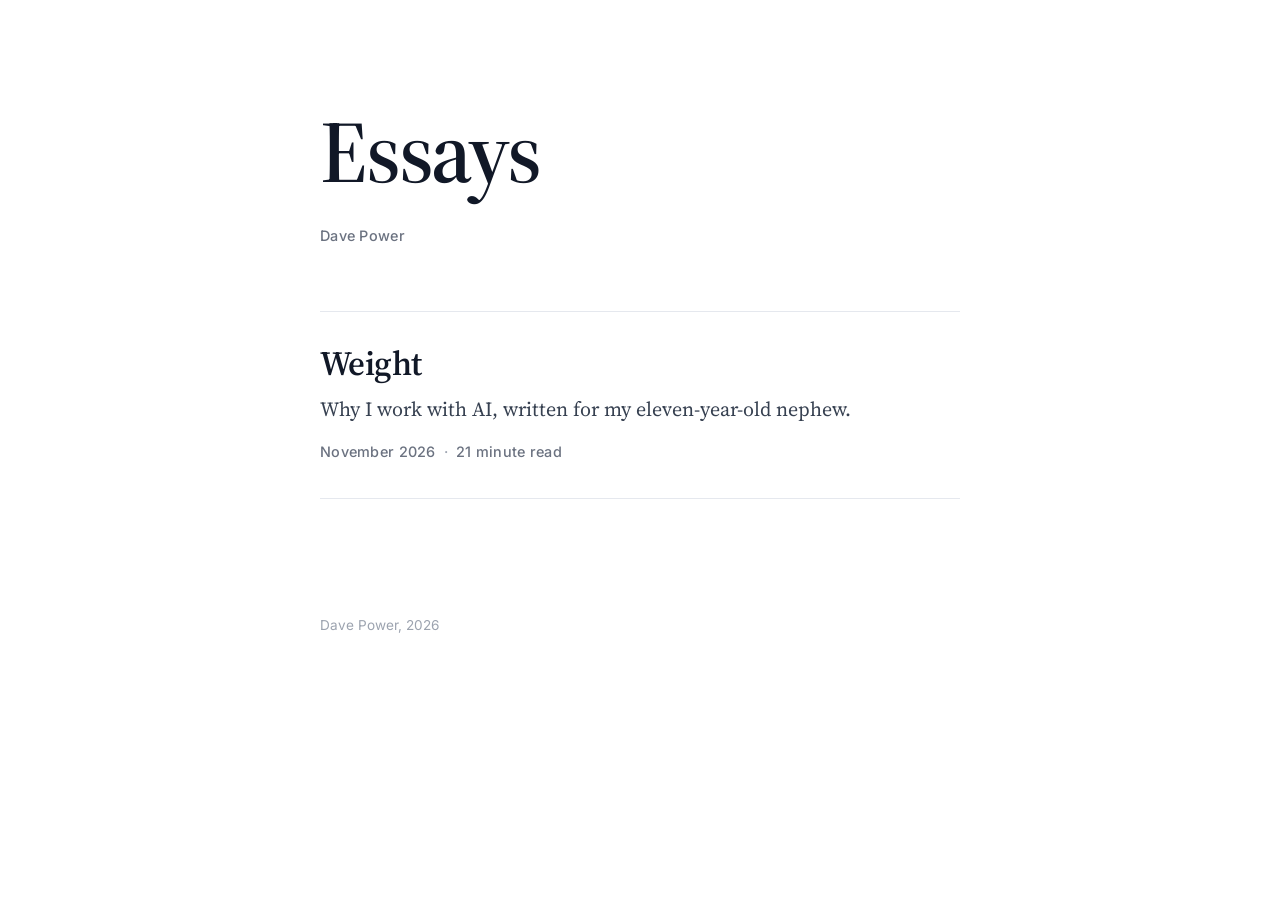
<file: index.html>
<!DOCTYPE html>
<html lang="en-IE">
<head>
<meta charset="utf-8">
<meta name="viewport" content="width=device-width, initial-scale=1">
<title>Essays · Dave Power</title>
<meta name="description" content="Essays by Dave Power.">
<meta name="author" content="Dave Power">
<link rel="canonical" href="https://dpowert2.github.io/essays/">
<meta property="og:type" content="website">
<meta property="og:title" content="Essays · Dave Power">
<meta property="og:url" content="https://dpowert2.github.io/essays/">
<link rel="icon" href="data:image/svg+xml,%3Csvg xmlns='http://www.w3.org/2000/svg' viewBox='0 0 32 32'%3E%3Crect width='32' height='32' rx='7' fill='%23111827'/%3E%3Ccircle cx='16' cy='16' r='5' fill='%23E84B3C'/%3E%3C/svg%3E">
<link rel="preconnect" href="https://fonts.googleapis.com">
<link rel="preconnect" href="https://fonts.gstatic.com" crossorigin>
<link rel="stylesheet" href="https://fonts.googleapis.com/css2?family=Inter:wght@400;500;600&amp;family=Source+Serif+4:ital,opsz,wght@0,8..60,400;0,8..60,600;1,8..60,400&amp;display=swap">
<link rel="stylesheet" href="assets/essay.css">
</head>
<body class="index">
<main>
<header class="masthead">
<h1>Essays</h1>
<p class="meta">Dave Power</p>
</header>
<ul class="essays">
<li>
<a href="weight/">
<h2>Weight</h2>
<p class="blurb">Why I work with AI, written for my eleven-year-old nephew.</p>
<p class="meta"><time datetime="2026-11-24">November 2026</time><span class="dot">·</span>21 minute read</p>
</a>
</li>
</ul>
</main>
<footer class="site"><span>Dave Power, 2026</span></footer>
<script>
/* Counts page views. No cookies. Opening any page here with ?owner=1 stops this browser being counted; ?owner=0 undoes it. */
(function () {
  var KEY = 'essays-owner', mine = false;
  try {
    var q = new URLSearchParams(location.search);
    if (q.has('owner')) {
      if (q.get('owner') === '0') localStorage.removeItem(KEY); else localStorage.setItem(KEY, '1');
    }
    mine = !!localStorage.getItem(KEY);
  } catch (e) {}
  if (mine) {
    var f = document.querySelector('footer.site');
    if (f) { var s = document.createElement('span'); s.textContent = 'Your visits from this browser are not counted'; f.appendChild(s); }
    return;
  }
  if (location.hostname !== 'dpowert2.github.io') return;
  function send() {
    fetch('https://iyoseurwycryykrnlbig.supabase.co/functions/v1/essay-visits', {
      method: 'POST', keepalive: true, headers: { 'Content-Type': 'text/plain' },
      body: JSON.stringify({ p: location.pathname, r: document.referrer })
    }).catch(function () {});
  }
  if (document.visibilityState === 'visible') send();
  else document.addEventListener('visibilitychange', function once() {
    if (document.visibilityState === 'visible') { document.removeEventListener('visibilitychange', once); send(); }
  });
})();
</script>
</body>
</html>
</file>
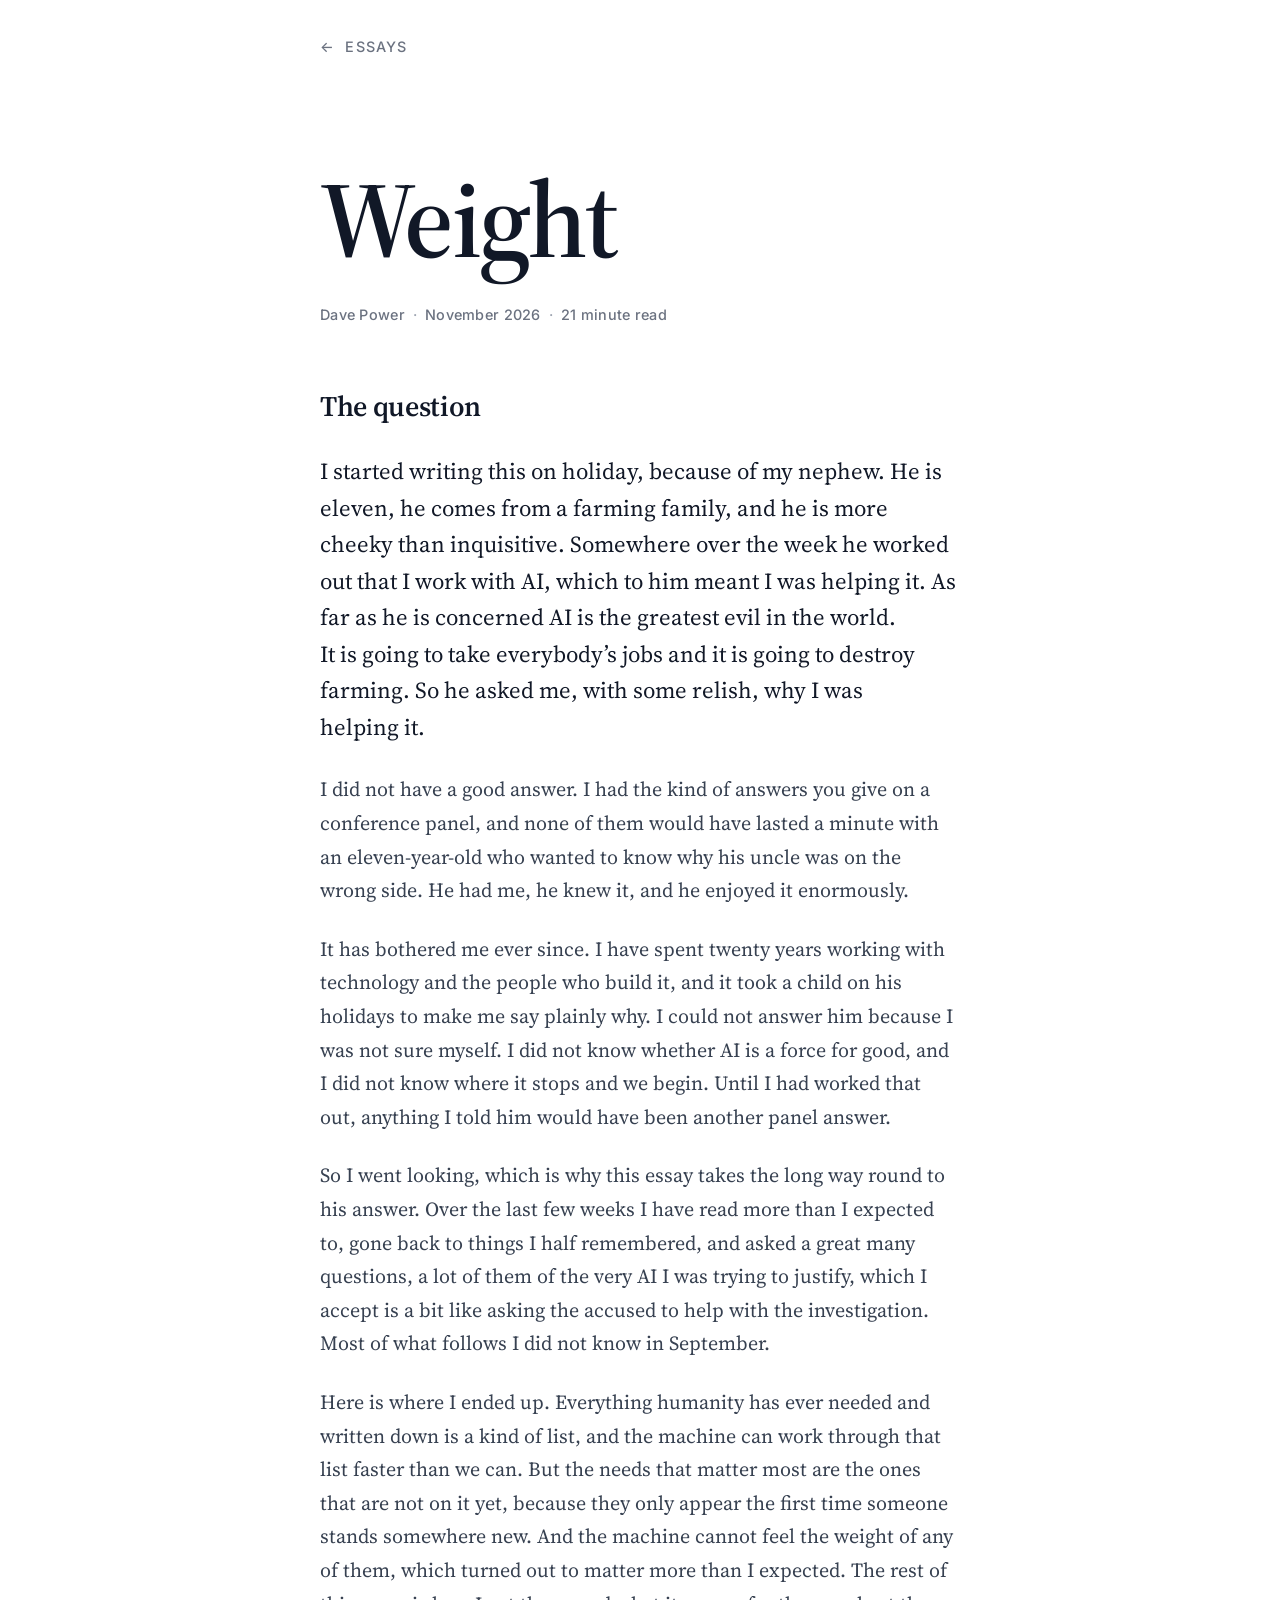
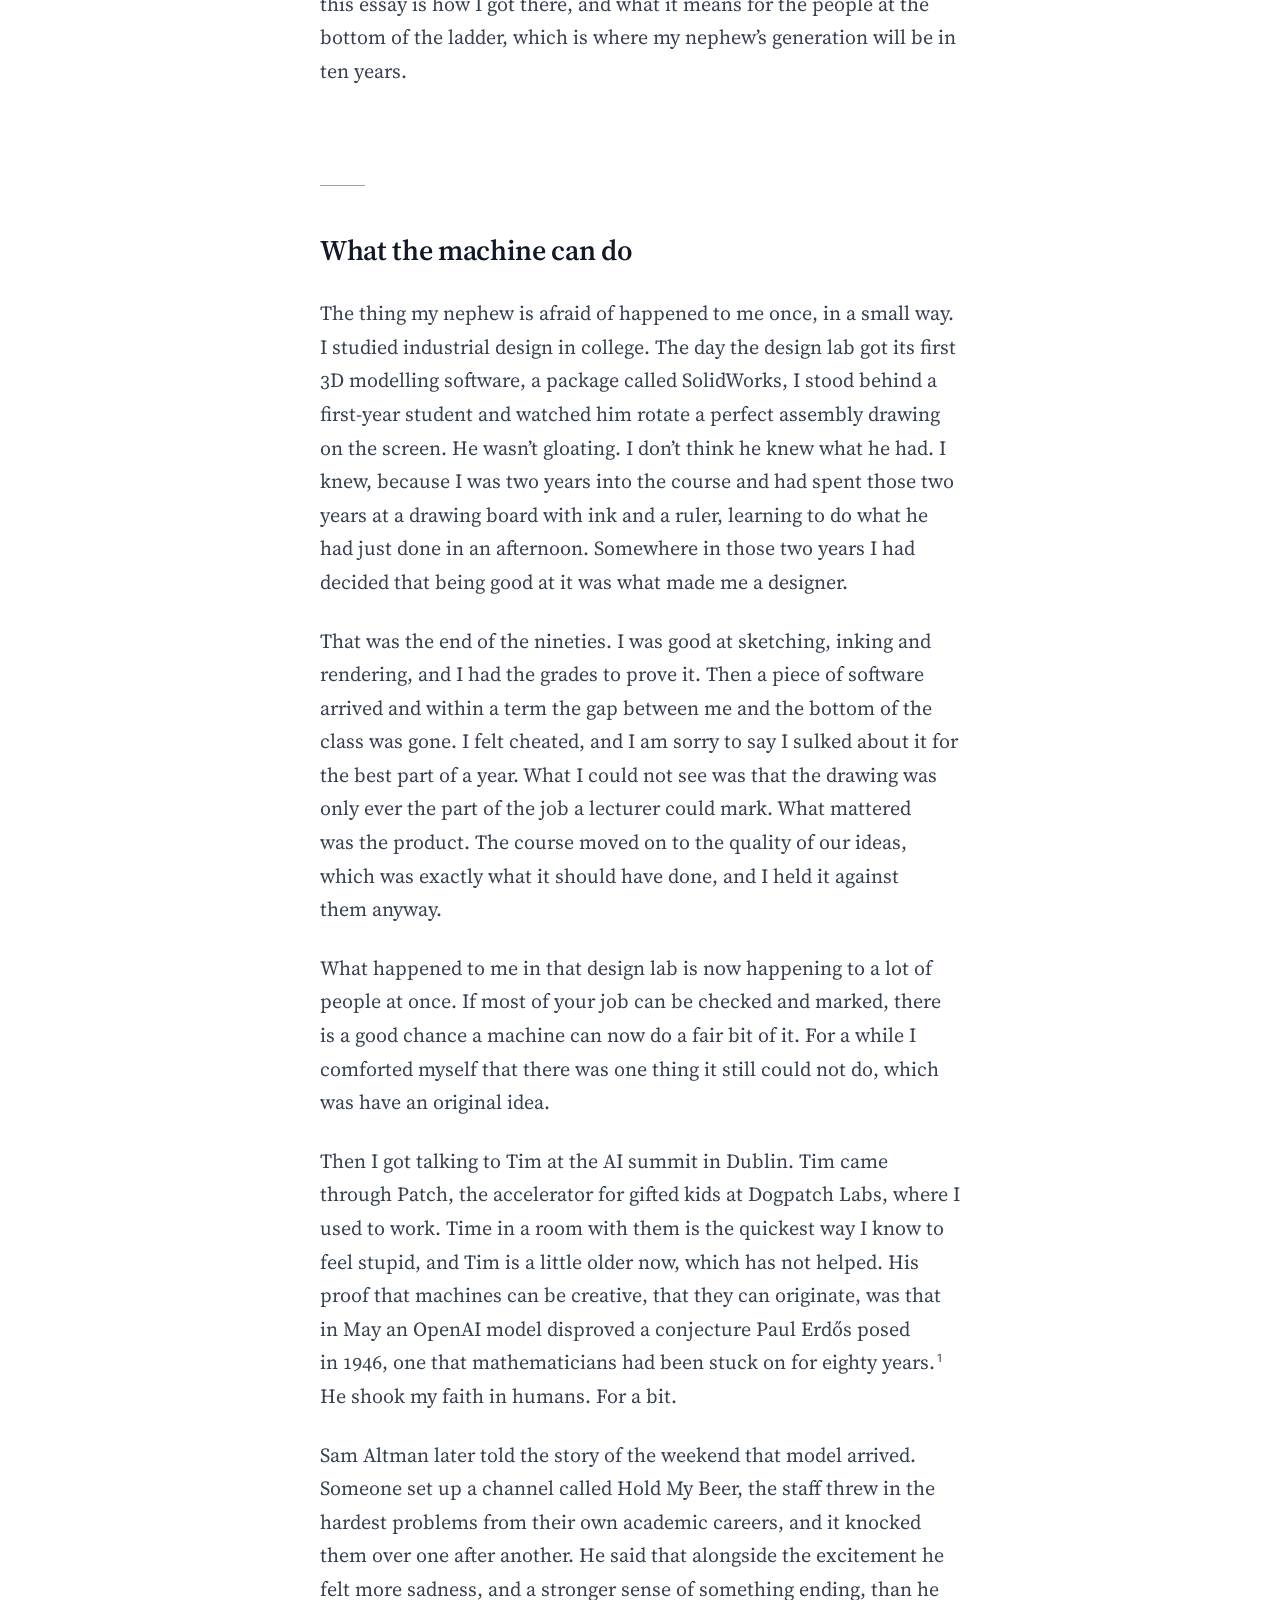
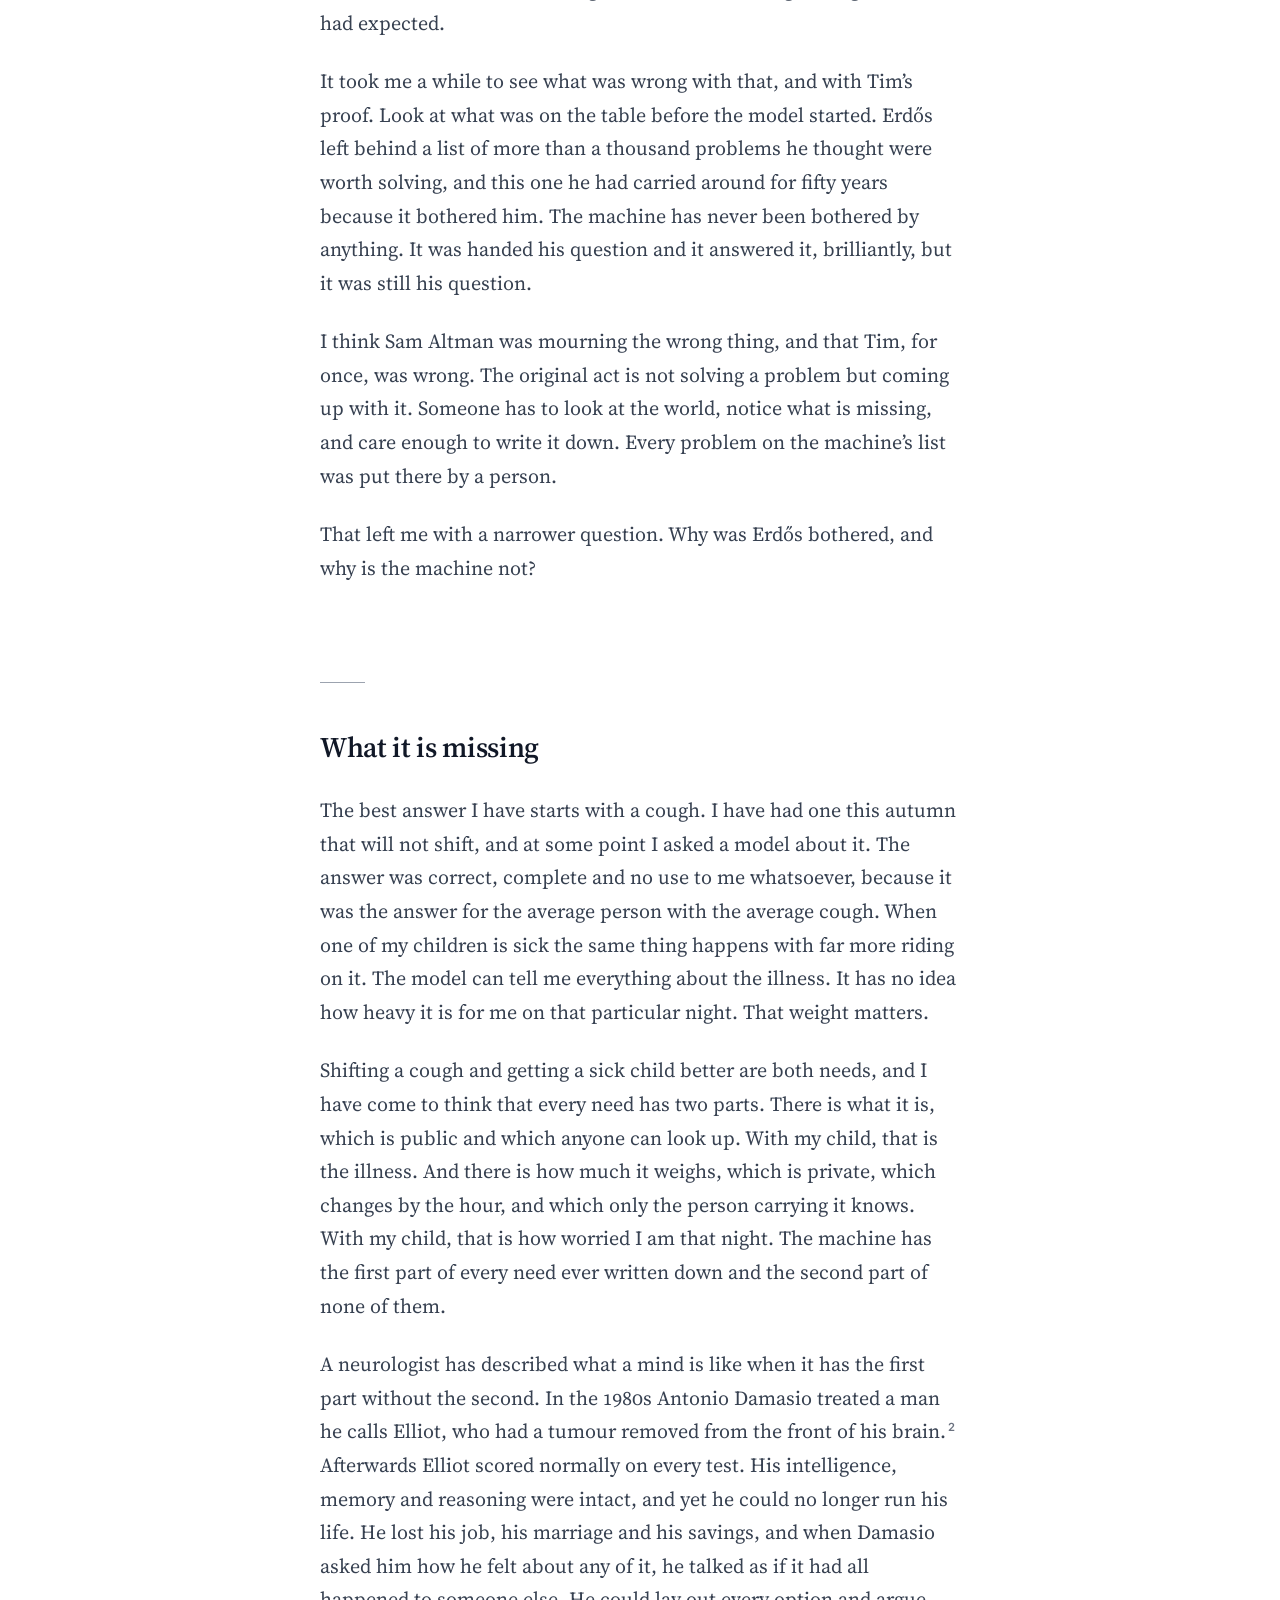
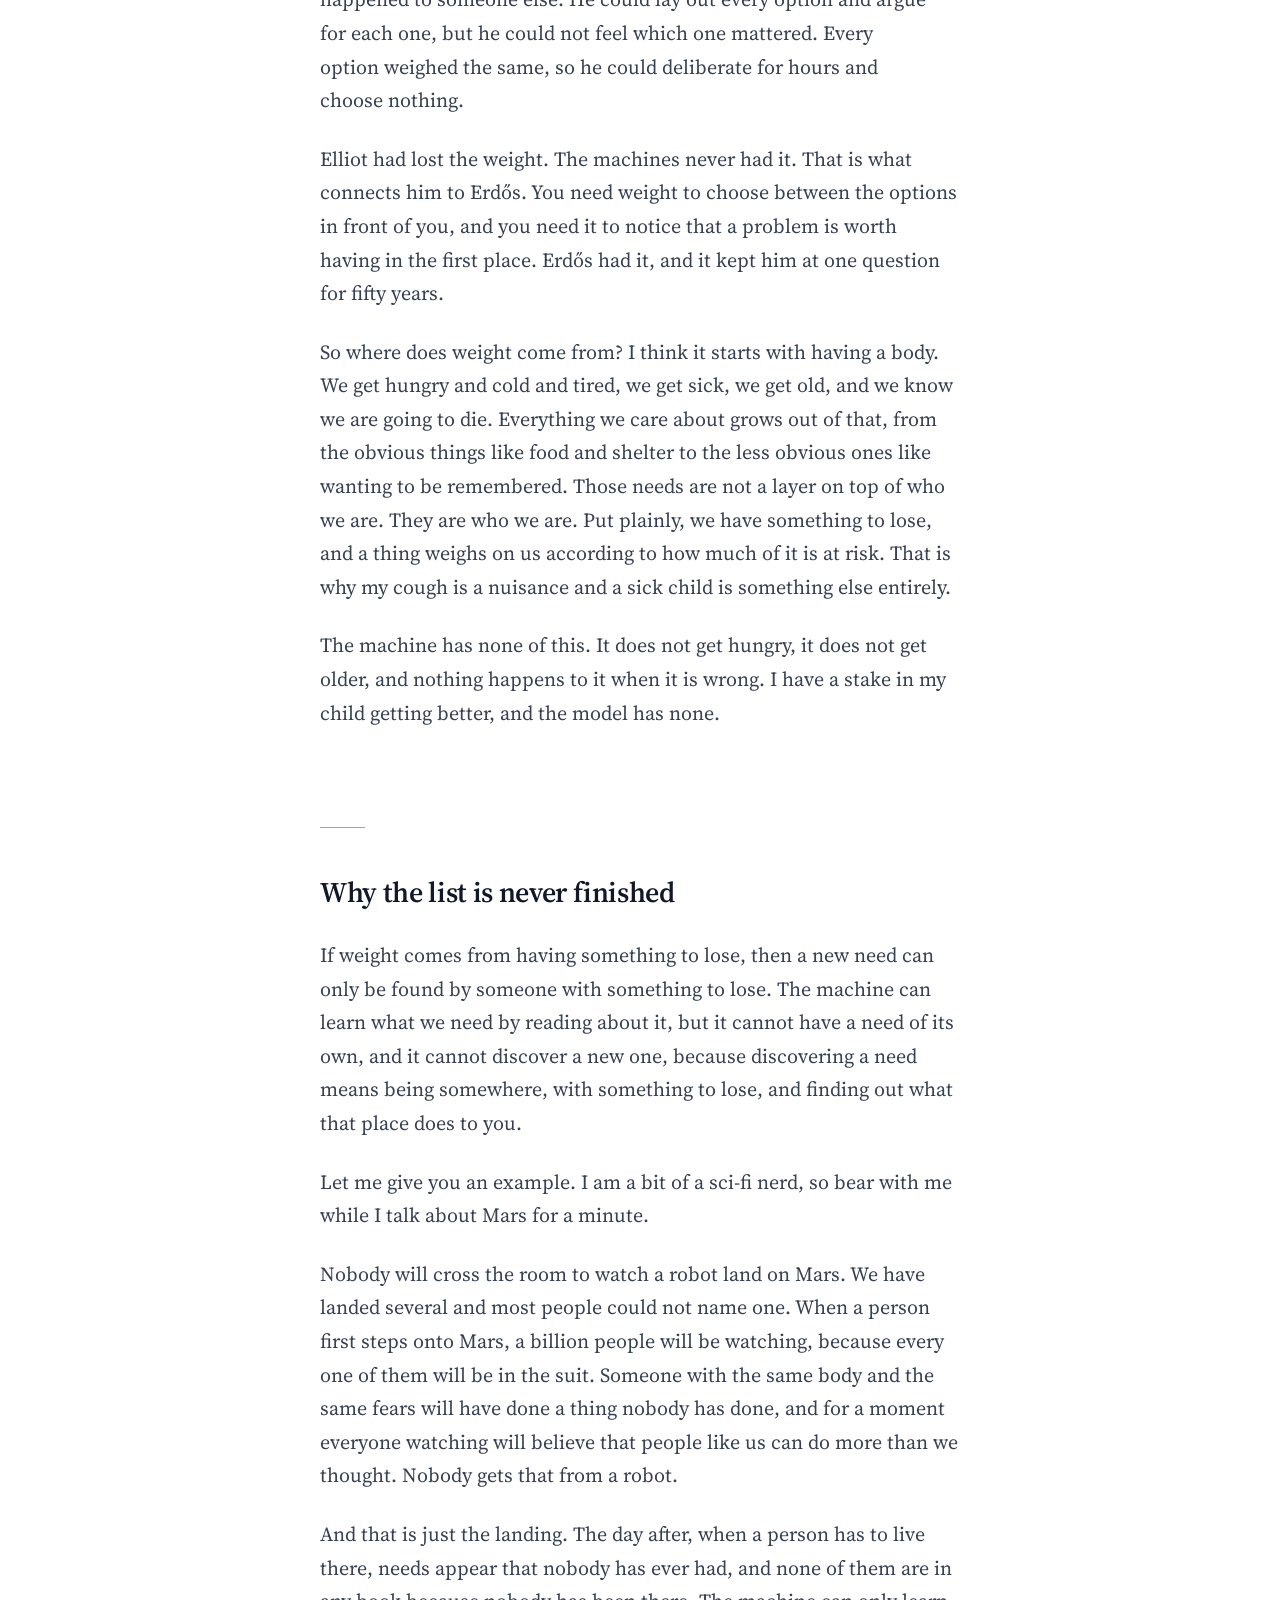
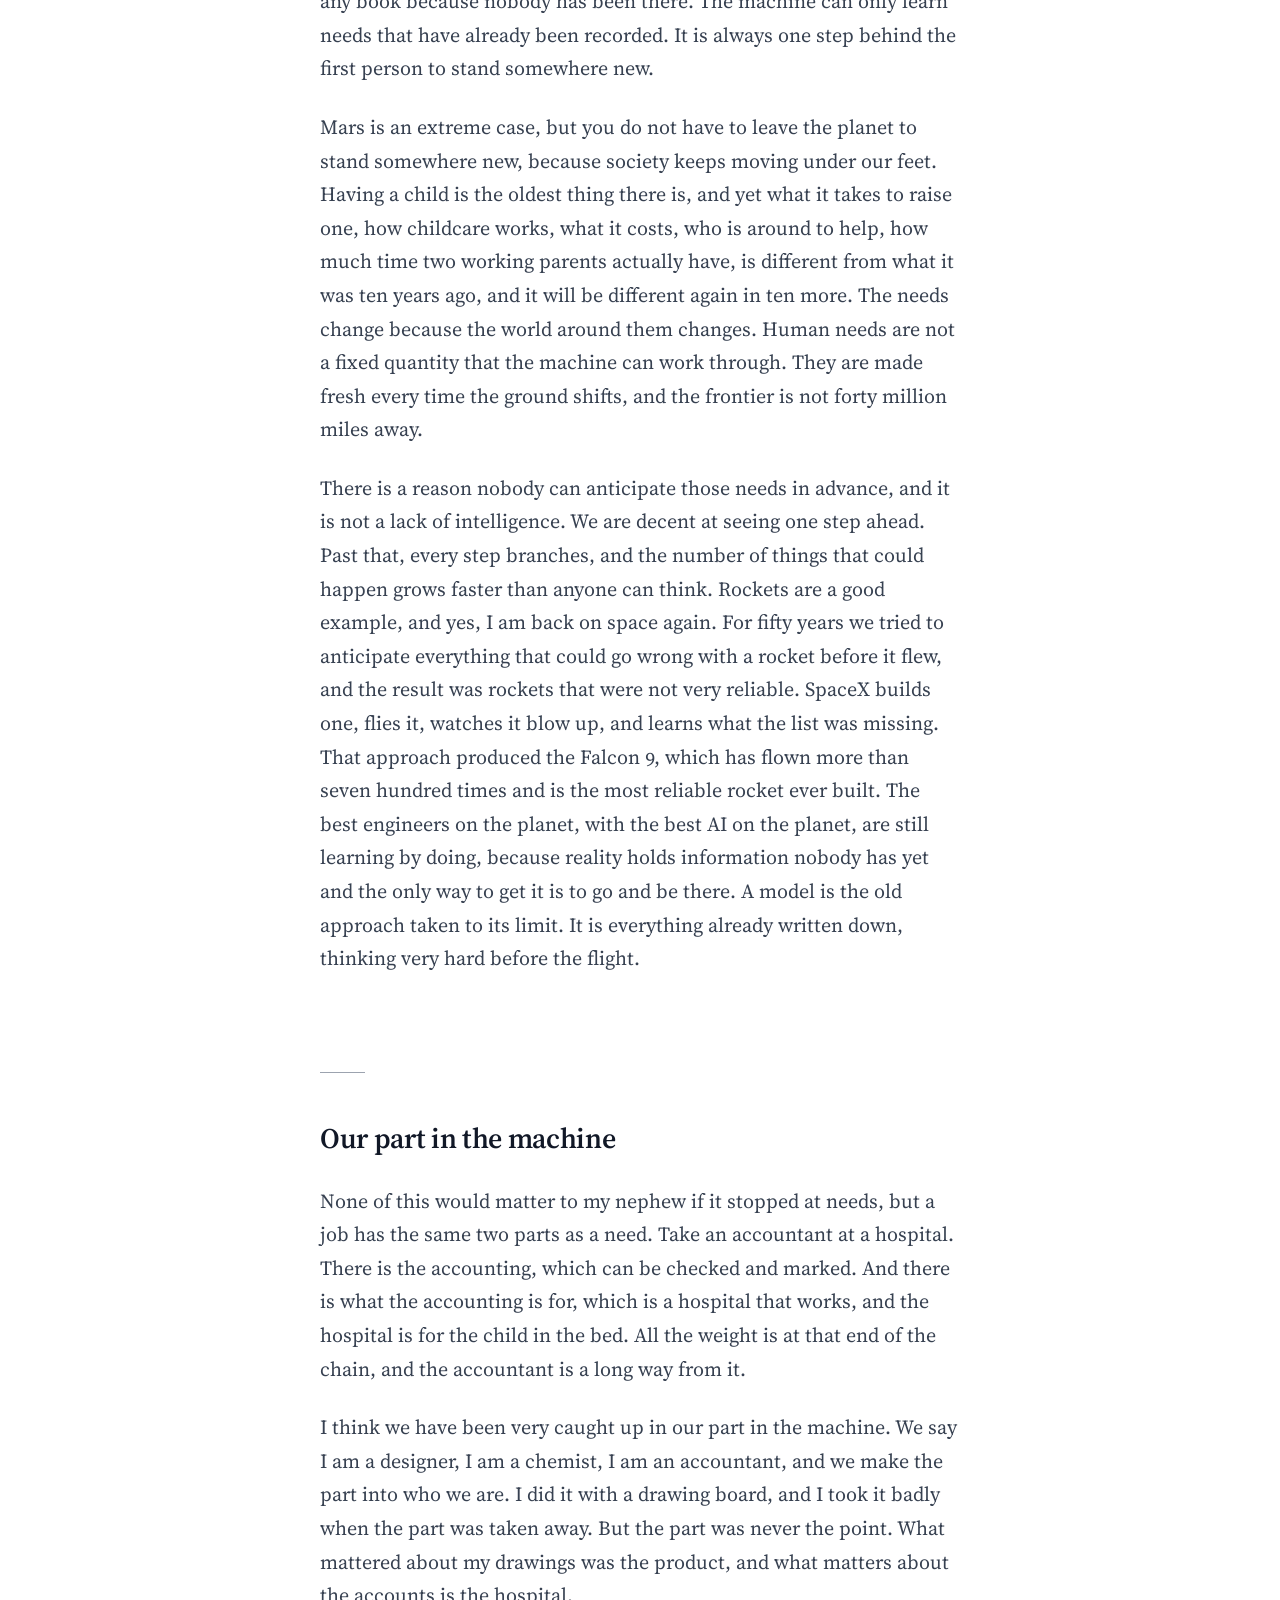
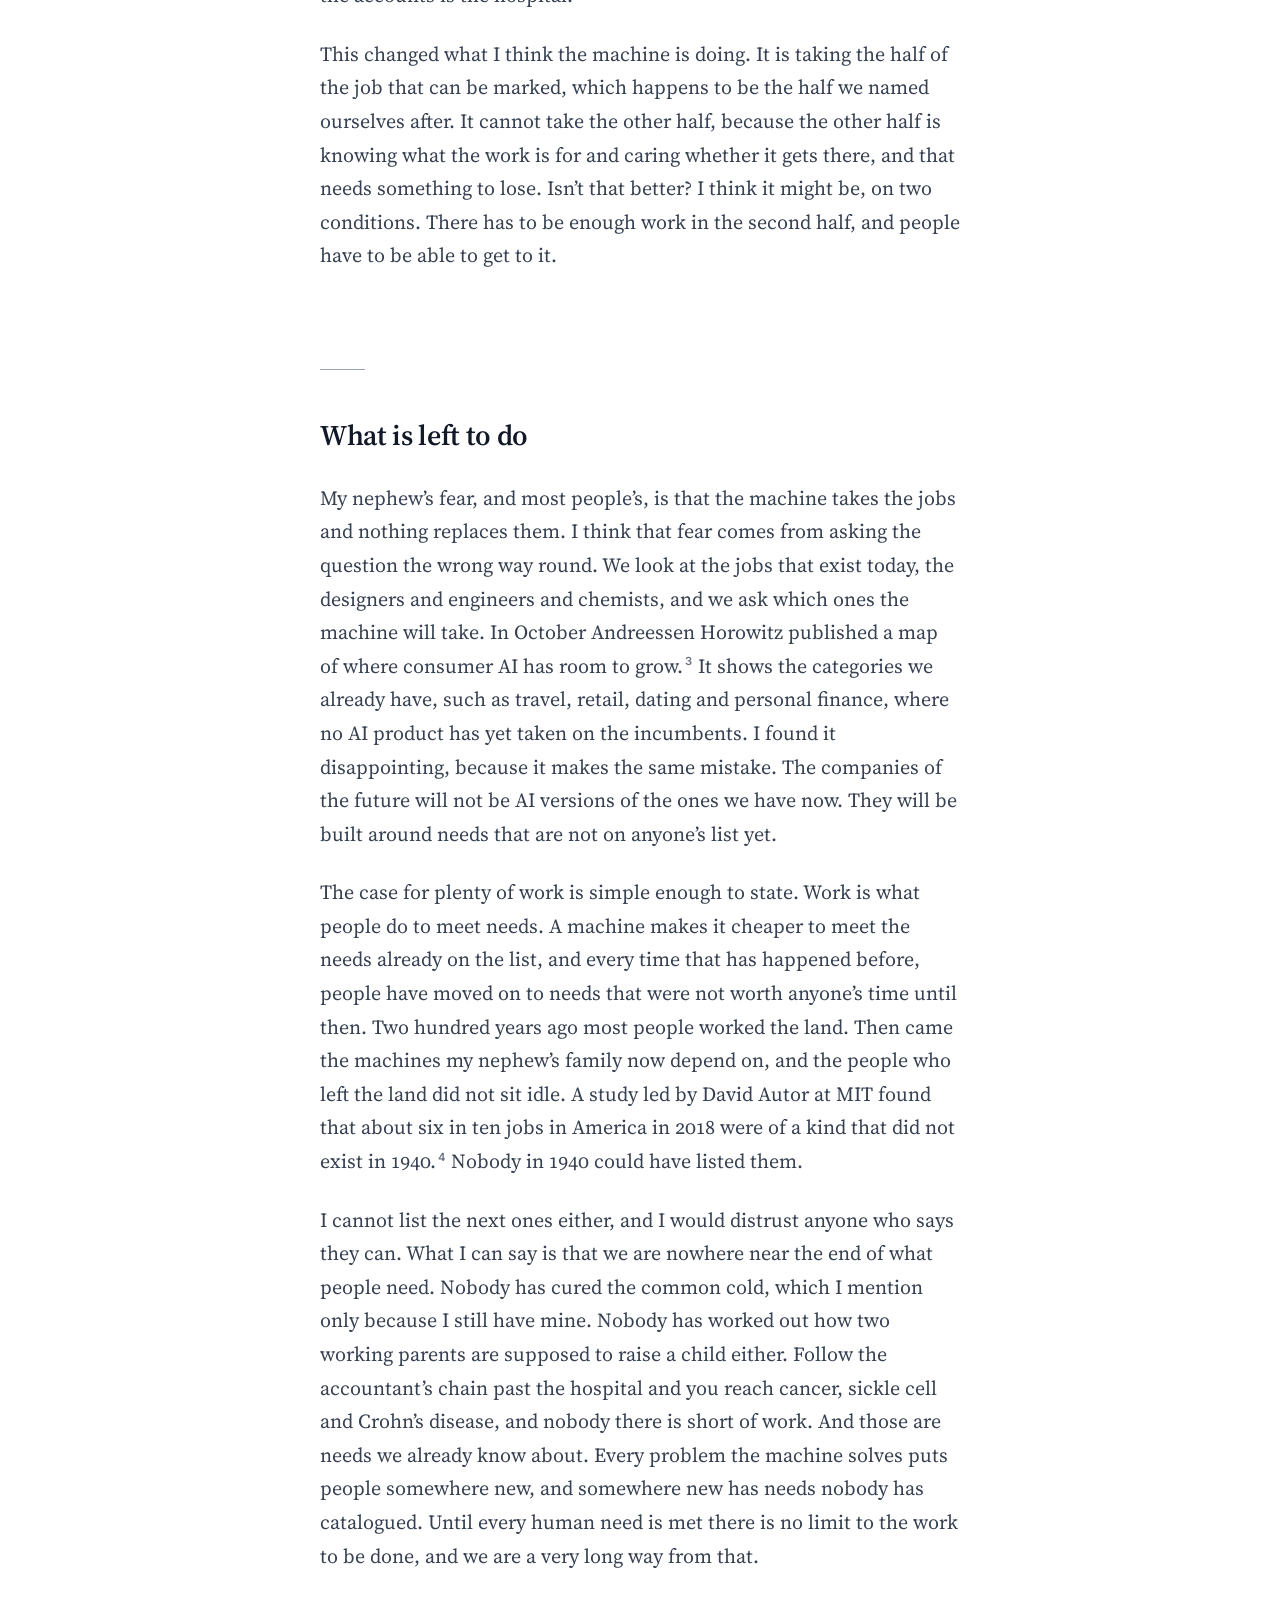
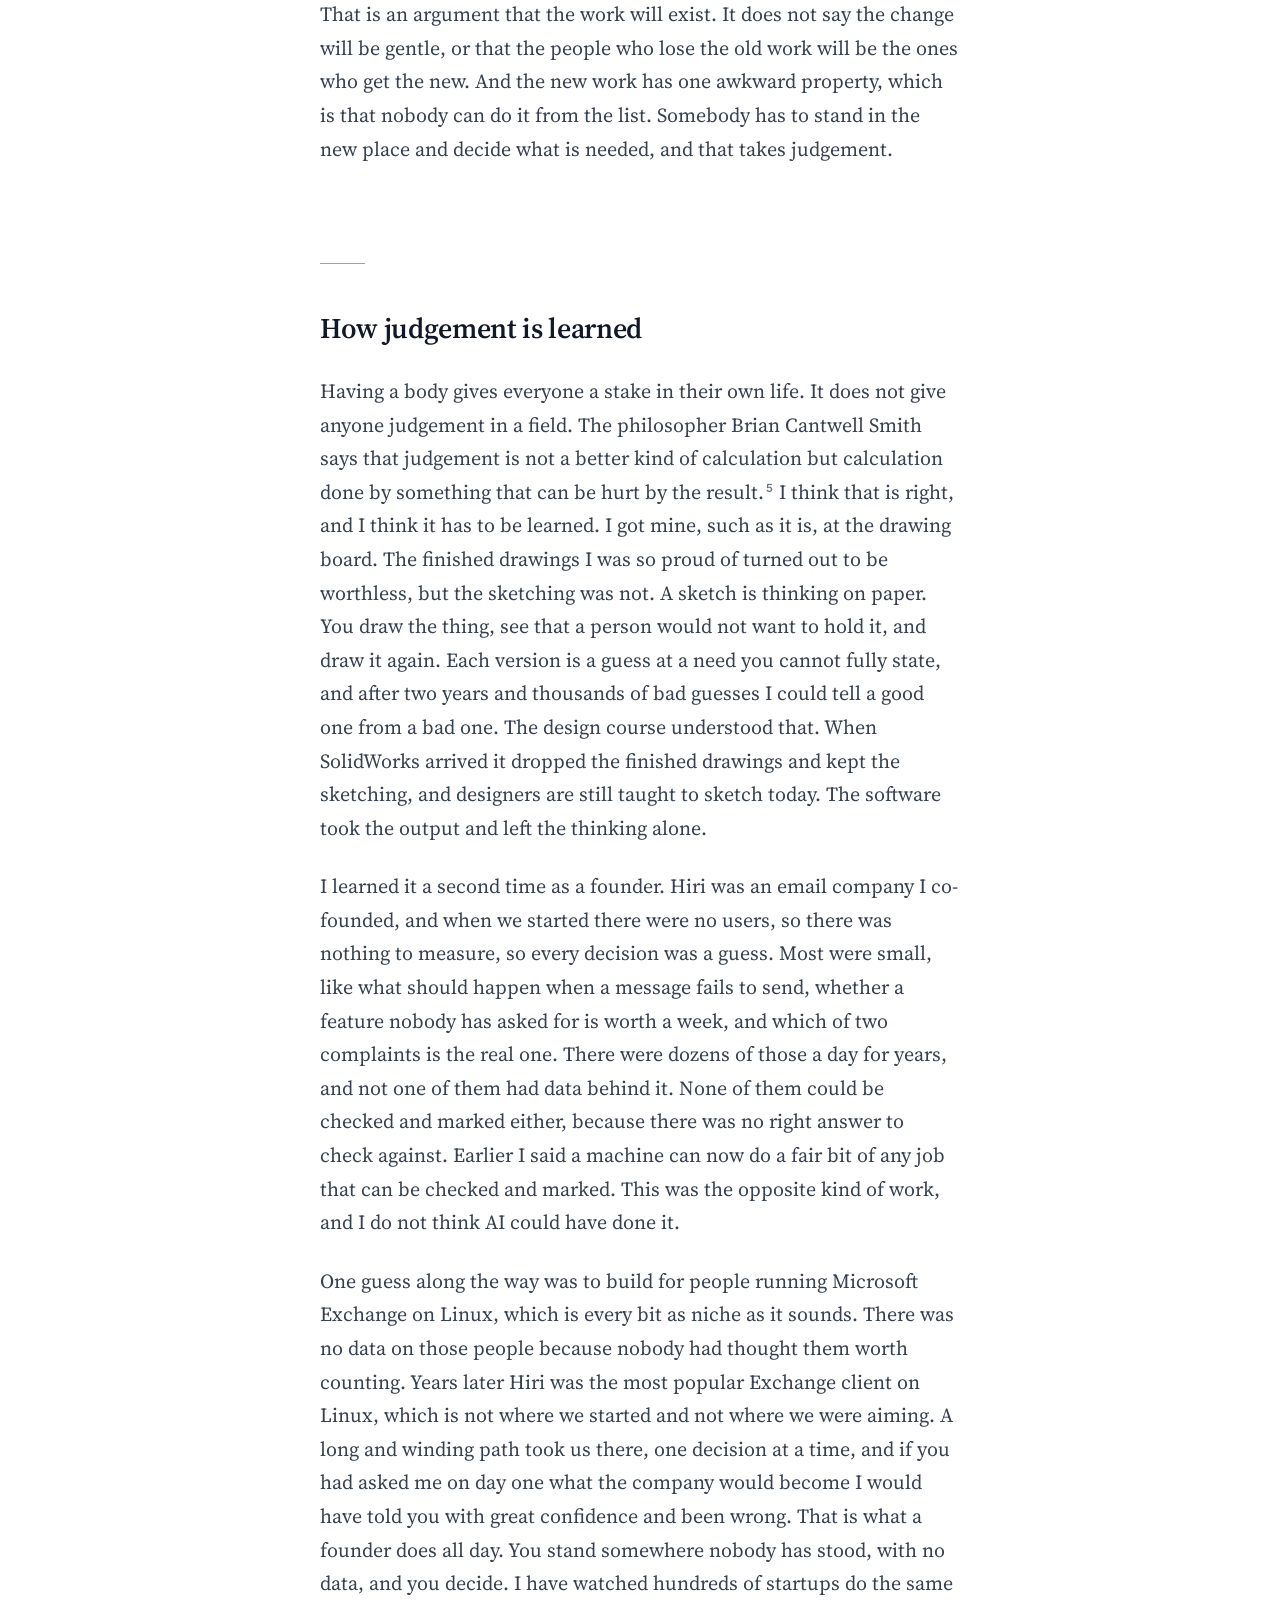
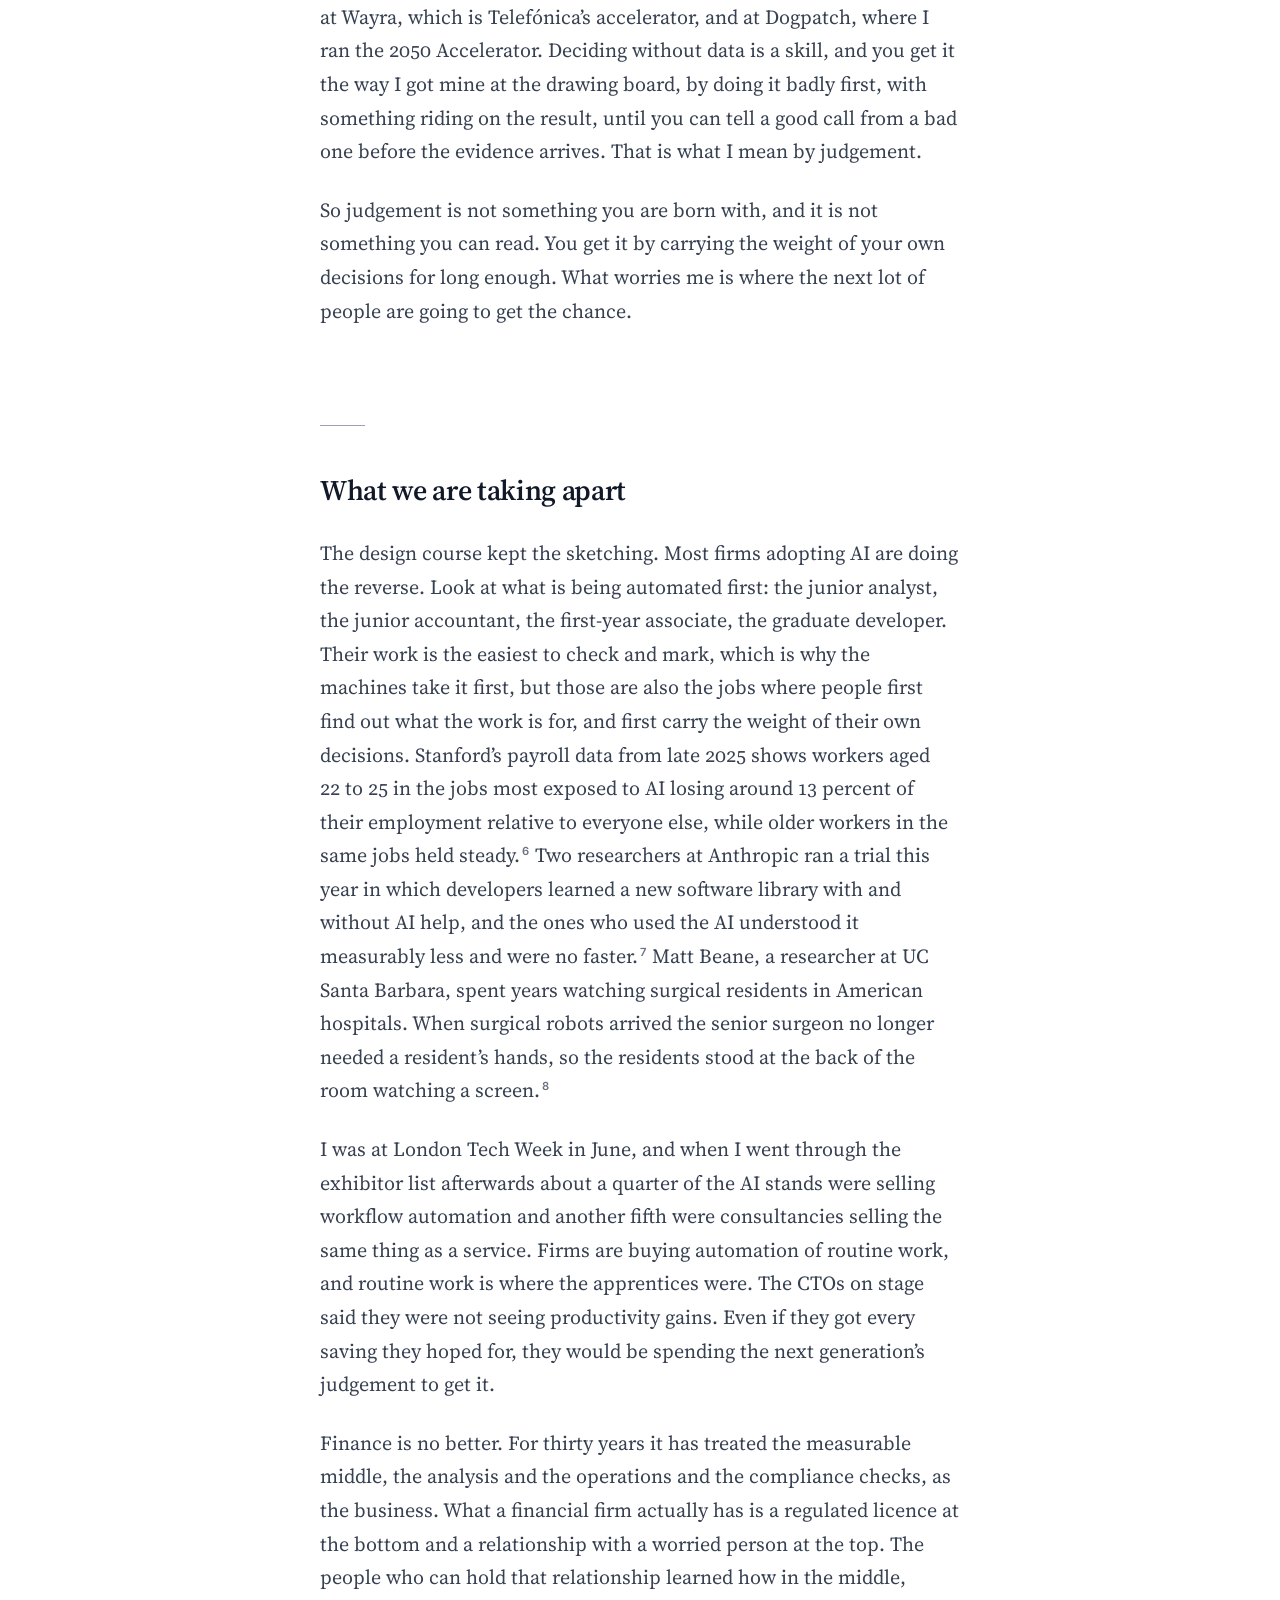
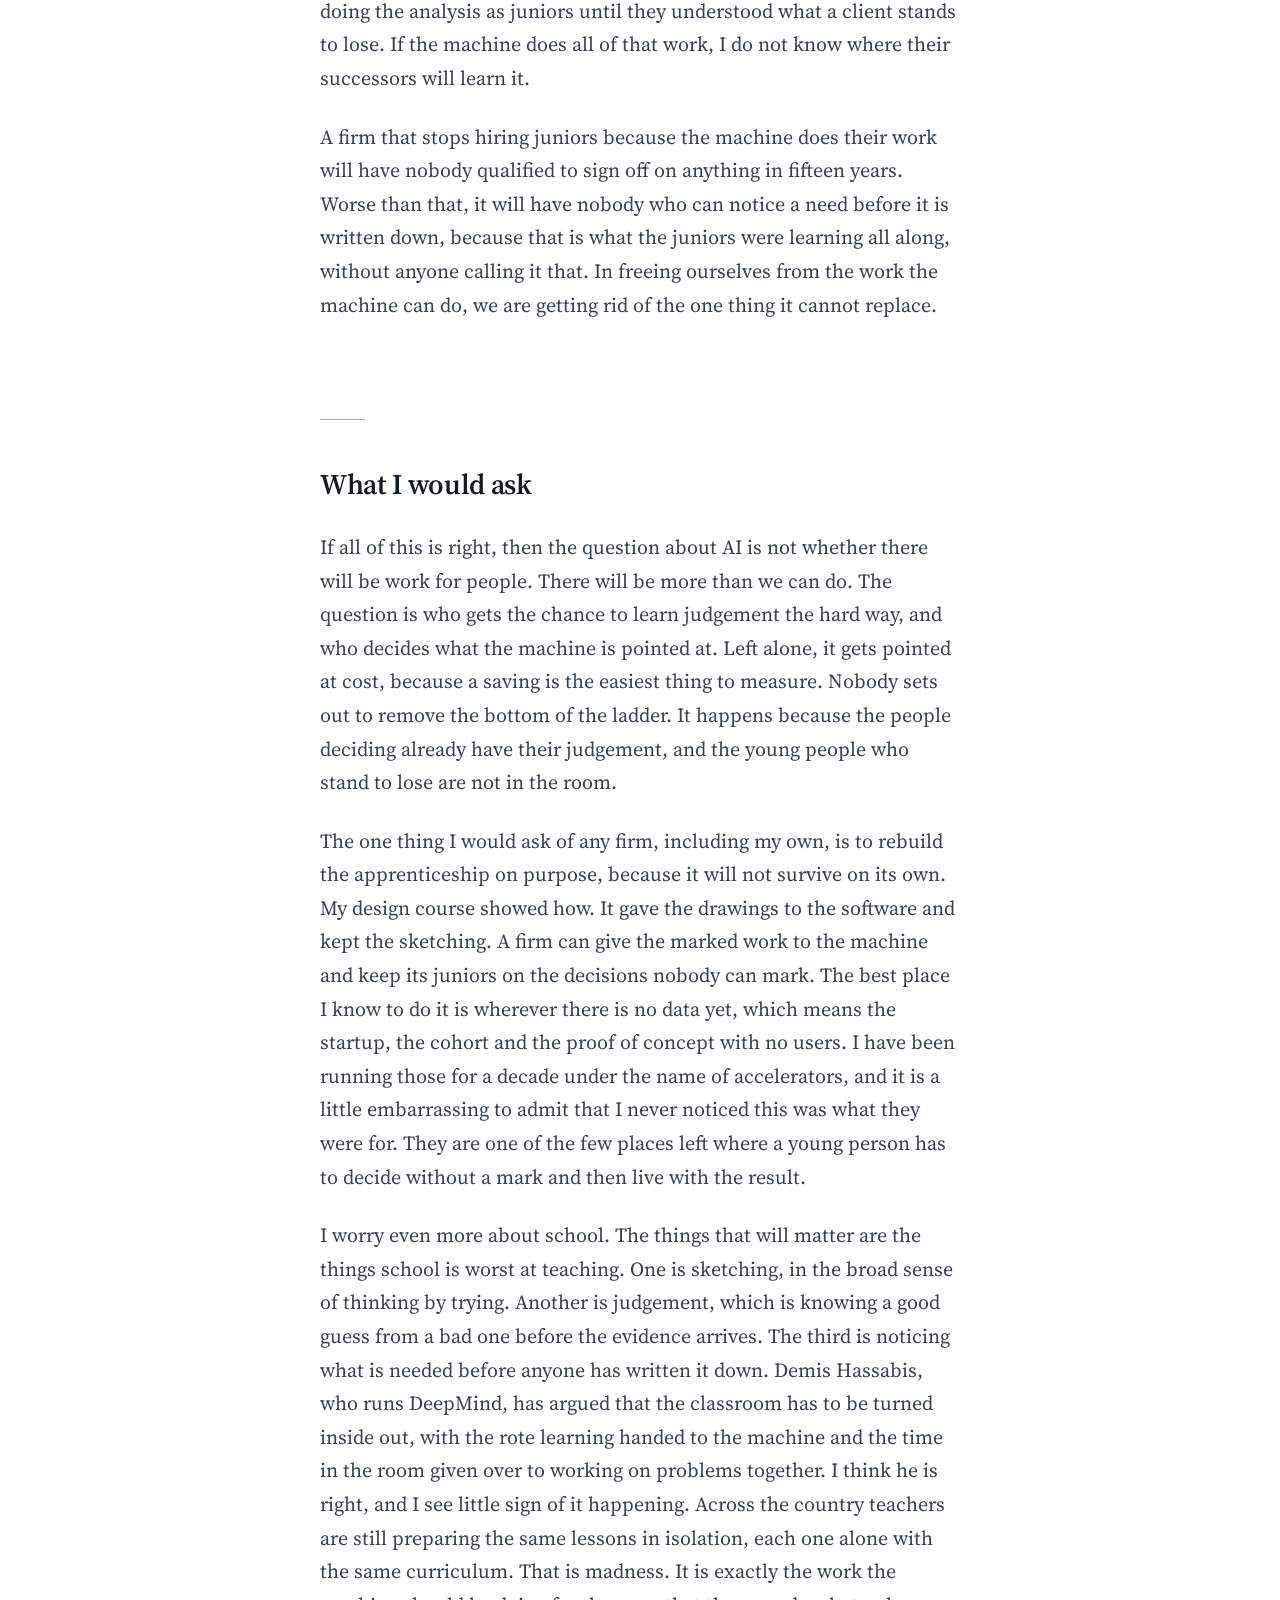
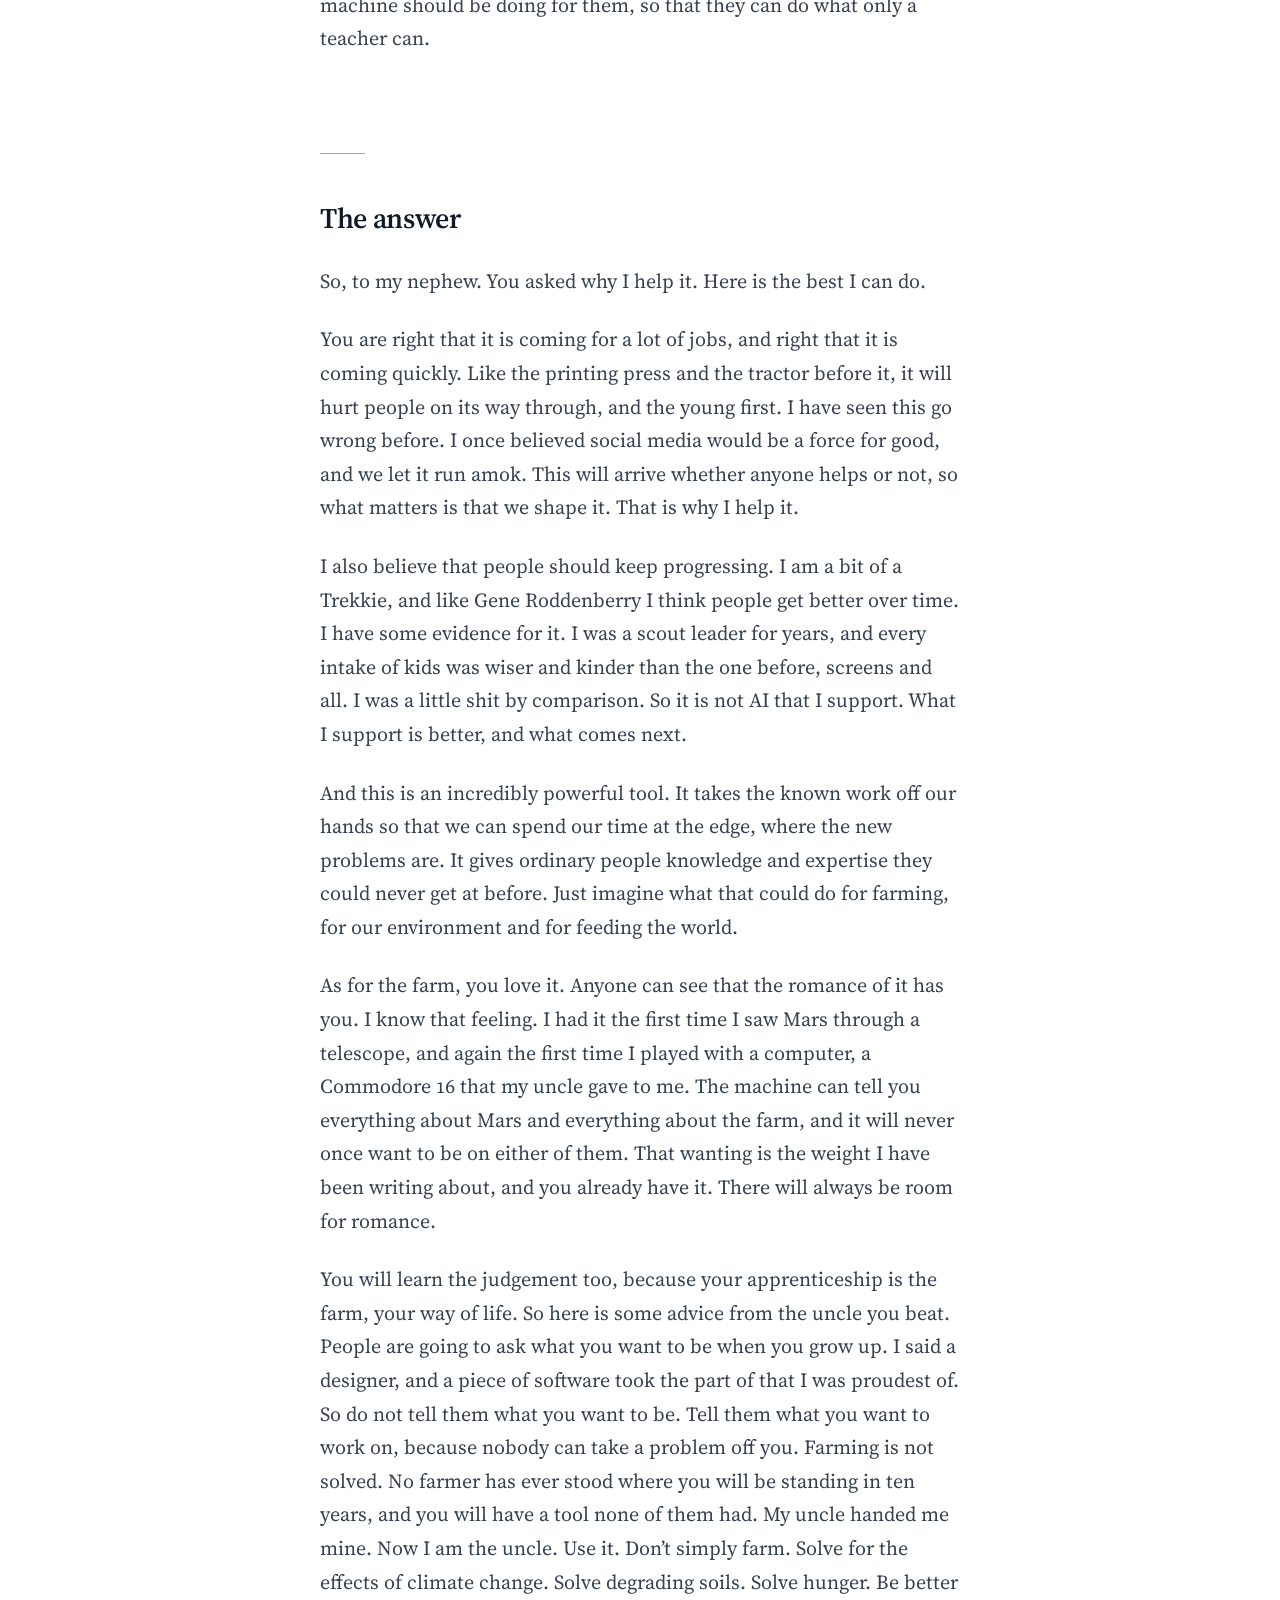
<file: weight/index.html>
<!DOCTYPE html>
<html lang="en-IE">
<head>
<meta charset="utf-8">
<meta name="viewport" content="width=device-width, initial-scale=1">
<title>Weight · Dave Power</title>
<meta name="description" content="Why I work with AI, written for my eleven-year-old nephew.">
<meta name="author" content="Dave Power">
<link rel="canonical" href="https://dpowert2.github.io/essays/weight/">
<meta property="og:type" content="article">
<meta property="og:title" content="Weight">
<meta property="og:description" content="Why I work with AI, written for my eleven-year-old nephew.">
<meta property="og:url" content="https://dpowert2.github.io/essays/weight/">
<meta property="article:author" content="Dave Power">
<meta property="article:published_time" content="2026-11-24">
<meta name="twitter:card" content="summary">
<link rel="icon" href="data:image/svg+xml,%3Csvg xmlns='http://www.w3.org/2000/svg' viewBox='0 0 32 32'%3E%3Crect width='32' height='32' rx='7' fill='%23111827'/%3E%3Ccircle cx='16' cy='16' r='5' fill='%23E84B3C'/%3E%3C/svg%3E">
<link rel="preconnect" href="https://fonts.googleapis.com">
<link rel="preconnect" href="https://fonts.gstatic.com" crossorigin>
<link rel="stylesheet" href="https://fonts.googleapis.com/css2?family=Inter:wght@400;500;600&amp;family=Source+Serif+4:ital,opsz,wght@0,8..60,400;0,8..60,600;1,8..60,400&amp;display=swap">
<link rel="stylesheet" href="../assets/essay.css">
</head>
<body>
<div class="progress" aria-hidden="true"><span id="progress"></span></div>
<nav class="top"><a href="../">Essays</a></nav>
<main>
<article>
<header class="masthead">
<h1>Weight</h1>
<p class="meta">Dave Power<span class="dot">·</span><time datetime="2026-11-24">November 2026</time><span class="dot">·</span>21 minute read</p>
</header>
<div class="prose">
<h2 id="the-question">The question</h2>
<p class="lead">I started writing this on holiday, because of my nephew. He is eleven, he comes from a farming family, and he is more cheeky than inquisitive. Somewhere over the week he worked out that I work with AI, which to him meant I was helping it. As far as he is concerned AI is the greatest evil in the world. It is going to take everybody’s jobs and it is going to destroy farming. So he asked me, with some relish, why I was helping it.</p>
<p>I did not have a good answer. I had the kind of answers you give on a conference panel, and none of them would have lasted a minute with an eleven-year-old who wanted to know why his uncle was on the wrong side. He had me, he knew it, and he enjoyed it enormously.</p>
<p>It has bothered me ever since. I have spent twenty years working with technology and the people who build it, and it took a child on his holidays to make me say plainly why. I could not answer him because I was not sure myself. I did not know whether AI is a force for good, and I did not know where it stops and we begin. Until I had worked that out, anything I told him would have been another panel answer.</p>
<p>So I went looking, which is why this essay takes the long way round to his answer. Over the last few weeks I have read more than I expected to, gone back to things I half remembered, and asked a great many questions, a lot of them of the very AI I was trying to justify, which I accept is a bit like asking the accused to help with the investigation. Most of what follows I did not know in September.</p>
<p>Here is where I ended up. Everything humanity has ever needed and written down is a kind of list, and the machine can work through that list faster than we can. But the needs that matter most are the ones that are not on it yet, because they only appear the first time someone stands somewhere new. And the machine cannot feel the weight of any of them, which turned out to matter more than I expected. The rest of this essay is how I got there, and what it means for the people at the bottom of the ladder, which is where my nephew’s generation will be in ten years.</p>
<h2 id="what-the-machine-can-do">What the machine can do</h2>
<p>The thing my nephew is afraid of happened to me once, in a small way. I studied industrial design in college. The day the design lab got its first 3D modelling software, a package called SolidWorks, I stood behind a first-year student and watched him rotate a perfect assembly drawing on the screen. He wasn’t gloating. I don’t think he knew what he had. I knew, because I was two years into the course and had spent those two years at a drawing board with ink and a ruler, learning to do what he had just done in an afternoon. Somewhere in those two years I had decided that being good at it was what made me a designer.</p>
<p>That was the end of the nineties. I was good at sketching, inking and rendering, and I had the grades to prove it. Then a piece of software arrived and within a term the gap between me and the bottom of the class was gone. I felt cheated, and I am sorry to say I sulked about it for the best part of a year. What I could not see was that the drawing was only ever the part of the job a lecturer could mark. What mattered was the product. The course moved on to the quality of our ideas, which was exactly what it should have done, and I held it against them anyway.</p>
<p>What happened to me in that design lab is now happening to a lot of people at once. If most of your job can be checked and marked, there is a good chance a machine can now do a fair bit of it. For a while I comforted myself that there was one thing it still could not do, which was have an original idea.</p>
<p>Then I got talking to Tim at the AI summit in Dublin. Tim came through Patch, the accelerator for gifted kids at Dogpatch Labs, where I used to work. Time in a room with them is the quickest way I know to feel stupid, and Tim is a little older now, which has not helped. His proof that machines can be creative, that they can originate, was that in May an OpenAI model disproved a conjecture Paul Erdős posed in 1946, one that mathematicians had been stuck on for eighty years.<sup class="note"><a href="#source-1" id="ref-1" aria-label="Source 1">1</a></sup> He shook my faith in humans. For a bit.</p>
<p>Sam Altman later told the story of the weekend that model arrived. Someone set up a channel called Hold My Beer, the staff threw in the hardest problems from their own academic careers, and it knocked them over one after another. He said that alongside the excitement he felt more sadness, and a stronger sense of something ending, than he had expected.</p>
<p>It took me a while to see what was wrong with that, and with Tim’s proof. Look at what was on the table before the model started. Erdős left behind a list of more than a thousand problems he thought were worth solving, and this one he had carried around for fifty years because it bothered him. The machine has never been bothered by anything. It was handed his question and it answered it, brilliantly, but it was still his question.</p>
<p>I think Sam Altman was mourning the wrong thing, and that Tim, for once, was wrong. The original act is not solving a problem but coming up with it. Someone has to look at the world, notice what is missing, and care enough to write it down. Every problem on the machine’s list was put there by a person.</p>
<p>That left me with a narrower question. Why was Erdős bothered, and why is the machine not?</p>
<h2 id="what-it-is-missing">What it is missing</h2>
<p>The best answer I have starts with a cough. I have had one this autumn that will not shift, and at some point I asked a model about it. The answer was correct, complete and no use to me whatsoever, because it was the answer for the average person with the average cough. When one of my children is sick the same thing happens with far more riding on it. The model can tell me everything about the illness. It has no idea how heavy it is for me on that particular night. That weight matters.</p>
<p>Shifting a cough and getting a sick child better are both needs, and I have come to think that every need has two parts. There is what it is, which is public and which anyone can look up. With my child, that is the illness. And there is how much it weighs, which is private, which changes by the hour, and which only the person carrying it knows. With my child, that is how worried I am that night. The machine has the first part of every need ever written down and the second part of none of them.</p>
<p>A neurologist has described what a mind is like when it has the first part without the second. In the 1980s Antonio Damasio treated a man he calls Elliot, who had a tumour removed from the front of his brain.<sup class="note"><a href="#source-2" id="ref-2" aria-label="Source 2">2</a></sup> Afterwards Elliot scored normally on every test. His intelligence, memory and reasoning were intact, and yet he could no longer run his life. He lost his job, his marriage and his savings, and when Damasio asked him how he felt about any of it, he talked as if it had all happened to someone else. He could lay out every option and argue for each one, but he could not feel which one mattered. Every option weighed the same, so he could deliberate for hours and choose nothing.</p>
<p>Elliot had lost the weight. The machines never had it. That is what connects him to Erdős. You need weight to choose between the options in front of you, and you need it to notice that a problem is worth having in the first place. Erdős had it, and it kept him at one question for fifty years.</p>
<p>So where does weight come from? I think it starts with having a body. We get hungry and cold and tired, we get sick, we get old, and we know we are going to die. Everything we care about grows out of that, from the obvious things like food and shelter to the less obvious ones like wanting to be remembered. Those needs are not a layer on top of who we are. They are who we are. Put plainly, we have something to lose, and a thing weighs on us according to how much of it is at risk. That is why my cough is a nuisance and a sick child is something else entirely.</p>
<p>The machine has none of this. It does not get hungry, it does not get older, and nothing happens to it when it is wrong. I have a stake in my child getting better, and the model has none.</p>
<h2 id="why-the-list-is-never-finished">Why the list is never finished</h2>
<p>If weight comes from having something to lose, then a new need can only be found by someone with something to lose. The machine can learn what we need by reading about it, but it cannot have a need of its own, and it cannot discover a new one, because discovering a need means being somewhere, with something to lose, and finding out what that place does to you.</p>
<p>Let me give you an example. I am a bit of a sci-fi nerd, so bear with me while I talk about Mars for a minute.</p>
<p>Nobody will cross the room to watch a robot land on Mars. We have landed several and most people could not name one. When a person first steps onto Mars, a billion people will be watching, because every one of them will be in the suit. Someone with the same body and the same fears will have done a thing nobody has done, and for a moment everyone watching will believe that people like us can do more than we thought. Nobody gets that from a robot.</p>
<p>And that is just the landing. The day after, when a person has to live there, needs appear that nobody has ever had, and none of them are in any book because nobody has been there. The machine can only learn needs that have already been recorded. It is always one step behind the first person to stand somewhere new.</p>
<p>Mars is an extreme case, but you do not have to leave the planet to stand somewhere new, because society keeps moving under our feet. Having a child is the oldest thing there is, and yet what it takes to raise one, how childcare works, what it costs, who is around to help, how much time two working parents actually have, is different from what it was ten years ago, and it will be different again in ten more. The needs change because the world around them changes. Human needs are not a fixed quantity that the machine can work through. They are made fresh every time the ground shifts, and the frontier is not forty million miles away.</p>
<p>There is a reason nobody can anticipate those needs in advance, and it is not a lack of intelligence. We are decent at seeing one step ahead. Past that, every step branches, and the number of things that could happen grows faster than anyone can think. Rockets are a good example, and yes, I am back on space again. For fifty years we tried to anticipate everything that could go wrong with a rocket before it flew, and the result was rockets that were not very reliable. SpaceX builds one, flies it, watches it blow up, and learns what the list was missing. That approach produced the Falcon 9, which has flown more than seven hundred times and is the most reliable rocket ever built. The best engineers on the planet, with the best AI on the planet, are still learning by doing, because reality holds information nobody has yet and the only way to get it is to go and be there. A model is the old approach taken to its limit. It is everything already written down, thinking very hard before the flight.</p>
<h2 id="our-part-in-the-machine">Our part in the machine</h2>
<p>None of this would matter to my nephew if it stopped at needs, but a job has the same two parts as a need. Take an accountant at a hospital. There is the accounting, which can be checked and marked. And there is what the accounting is for, which is a hospital that works, and the hospital is for the child in the bed. All the weight is at that end of the chain, and the accountant is a long way from it.</p>
<p>I think we have been very caught up in our part in the machine. We say I am a designer, I am a chemist, I am an accountant, and we make the part into who we are. I did it with a drawing board, and I took it badly when the part was taken away. But the part was never the point. What mattered about my drawings was the product, and what matters about the accounts is the hospital.</p>
<p>This changed what I think the machine is doing. It is taking the half of the job that can be marked, which happens to be the half we named ourselves after. It cannot take the other half, because the other half is knowing what the work is for and caring whether it gets there, and that needs something to lose. Isn’t that better? I think it might be, on two conditions. There has to be enough work in the second half, and people have to be able to get to it.</p>
<h2 id="what-is-left-to-do">What is left to do</h2>
<p>My nephew’s fear, and most people’s, is that the machine takes the jobs and nothing replaces them. I think that fear comes from asking the question the wrong way round. We look at the jobs that exist today, the designers and engineers and chemists, and we ask which ones the machine will take. In October Andreessen Horowitz published a map of where consumer AI has room to grow.<sup class="note"><a href="#source-3" id="ref-3" aria-label="Source 3">3</a></sup> It shows the categories we already have, such as travel, retail, dating and personal finance, where no AI product has yet taken on the incumbents. I found it disappointing, because it makes the same mistake. The companies of the future will not be AI versions of the ones we have now. They will be built around needs that are not on anyone’s list yet.</p>
<p>The case for plenty of work is simple enough to state. Work is what people do to meet needs. A machine makes it cheaper to meet the needs already on the list, and every time that has happened before, people have moved on to needs that were not worth anyone’s time until then. Two hundred years ago most people worked the land. Then came the machines my nephew’s family now depend on, and the people who left the land did not sit idle. A study led by David Autor at MIT found that about six in ten jobs in America in 2018 were of a kind that did not exist in 1940.<sup class="note"><a href="#source-4" id="ref-4" aria-label="Source 4">4</a></sup> Nobody in 1940 could have listed them.</p>
<p>I cannot list the next ones either, and I would distrust anyone who says they can. What I can say is that we are nowhere near the end of what people need. Nobody has cured the common cold, which I mention only because I still have mine. Nobody has worked out how two working parents are supposed to raise a child either. Follow the accountant’s chain past the hospital and you reach cancer, sickle cell and Crohn’s disease, and nobody there is short of work. And those are needs we already know about. Every problem the machine solves puts people somewhere new, and somewhere new has needs nobody has catalogued. Until every human need is met there is no limit to the work to be done, and we are a very long way from that.</p>
<p>That is an argument that the work will exist. It does not say the change will be gentle, or that the people who lose the old work will be the ones who get the new. And the new work has one awkward property, which is that nobody can do it from the list. Somebody has to stand in the new place and decide what is needed, and that takes judgement.</p>
<h2 id="how-judgement-is-learned">How judgement is learned</h2>
<p>Having a body gives everyone a stake in their own life. It does not give anyone judgement in a field. The philosopher Brian Cantwell Smith says that judgement is not a better kind of calculation but calculation done by something that can be hurt by the result.<sup class="note"><a href="#source-5" id="ref-5" aria-label="Source 5">5</a></sup> I think that is right, and I think it has to be learned. I got mine, such as it is, at the drawing board. The finished drawings I was so proud of turned out to be worthless, but the sketching was not. A sketch is thinking on paper. You draw the thing, see that a person would not want to hold it, and draw it again. Each version is a guess at a need you cannot fully state, and after two years and thousands of bad guesses I could tell a good one from a bad one. The design course understood that. When SolidWorks arrived it dropped the finished drawings and kept the sketching, and designers are still taught to sketch today. The software took the output and left the thinking alone.</p>
<p>I learned it a second time as a founder. Hiri was an email company I co-founded, and when we started there were no users, so there was nothing to measure, so every decision was a guess. Most were small, like what should happen when a message fails to send, whether a feature nobody has asked for is worth a week, and which of two complaints is the real one. There were dozens of those a day for years, and not one of them had data behind it. None of them could be checked and marked either, because there was no right answer to check against. Earlier I said a machine can now do a fair bit of any job that can be checked and marked. This was the opposite kind of work, and I do not think AI could have done it.</p>
<p>One guess along the way was to build for people running Microsoft Exchange on Linux, which is every bit as niche as it sounds. There was no data on those people because nobody had thought them worth counting. Years later Hiri was the most popular Exchange client on Linux, which is not where we started and not where we were aiming. A long and winding path took us there, one decision at a time, and if you had asked me on day one what the company would become I would have told you with great confidence and been wrong. That is what a founder does all day. You stand somewhere nobody has stood, with no data, and you decide. I have watched hundreds of startups do the same at Wayra, which is Telefónica’s accelerator, and at Dogpatch, where I ran the 2050 Accelerator. Deciding without data is a skill, and you get it the way I got mine at the drawing board, by doing it badly first, with something riding on the result, until you can tell a good call from a bad one before the evidence arrives. That is what I mean by judgement.</p>
<p>So judgement is not something you are born with, and it is not something you can read. You get it by carrying the weight of your own decisions for long enough. What worries me is where the next lot of people are going to get the chance.</p>
<h2 id="what-we-are-taking-apart">What we are taking apart</h2>
<p>The design course kept the sketching. Most firms adopting AI are doing the reverse. Look at what is being automated first: the junior analyst, the junior accountant, the first-year associate, the graduate developer. Their work is the easiest to check and mark, which is why the machines take it first, but those are also the jobs where people first find out what the work is for, and first carry the weight of their own decisions. Stanford’s payroll data from late 2025 shows workers aged 22 to 25 in the jobs most exposed to AI losing around 13 percent of their employment relative to everyone else, while older workers in the same jobs held steady.<sup class="note"><a href="#source-6" id="ref-6" aria-label="Source 6">6</a></sup> Two researchers at Anthropic ran a trial this year in which developers learned a new software library with and without AI help, and the ones who used the AI understood it measurably less and were no faster.<sup class="note"><a href="#source-7" id="ref-7" aria-label="Source 7">7</a></sup> Matt Beane, a researcher at UC Santa Barbara, spent years watching surgical residents in American hospitals. When surgical robots arrived the senior surgeon no longer needed a resident’s hands, so the residents stood at the back of the room watching a screen.<sup class="note"><a href="#source-8" id="ref-8" aria-label="Source 8">8</a></sup></p>
<p>I was at London Tech Week in June, and when I went through the exhibitor list afterwards about a quarter of the AI stands were selling workflow automation and another fifth were consultancies selling the same thing as a service. Firms are buying automation of routine work, and routine work is where the apprentices were. The CTOs on stage said they were not seeing productivity gains. Even if they got every saving they hoped for, they would be spending the next generation’s judgement to get it.</p>
<p>Finance is no better. For thirty years it has treated the measurable middle, the analysis and the operations and the compliance checks, as the business. What a financial firm actually has is a regulated licence at the bottom and a relationship with a worried person at the top. The people who can hold that relationship learned how in the middle, doing the analysis as juniors until they understood what a client stands to lose. If the machine does all of that work, I do not know where their successors will learn it.</p>
<p>A firm that stops hiring juniors because the machine does their work will have nobody qualified to sign off on anything in fifteen years. Worse than that, it will have nobody who can notice a need before it is written down, because that is what the juniors were learning all along, without anyone calling it that. In freeing ourselves from the work the machine can do, we are getting rid of the one thing it cannot replace.</p>
<h2 id="what-i-would-ask">What I would ask</h2>
<p>If all of this is right, then the question about AI is not whether there will be work for people. There will be more than we can do. The question is who gets the chance to learn judgement the hard way, and who decides what the machine is pointed at. Left alone, it gets pointed at cost, because a saving is the easiest thing to measure. Nobody sets out to remove the bottom of the ladder. It happens because the people deciding already have their judgement, and the young people who stand to lose are not in the room.</p>
<p>The one thing I would ask of any firm, including my own, is to rebuild the apprenticeship on purpose, because it will not survive on its own. My design course showed how. It gave the drawings to the software and kept the sketching. A firm can give the marked work to the machine and keep its juniors on the decisions nobody can mark. The best place I know to do it is wherever there is no data yet, which means the startup, the cohort and the proof of concept with no users. I have been running those for a decade under the name of accelerators, and it is a little embarrassing to admit that I never noticed this was what they were for. They are one of the few places left where a young person has to decide without a mark and then live with the result.</p>
<p>I worry even more about school. The things that will matter are the things school is worst at teaching. One is sketching, in the broad sense of thinking by trying. Another is judgement, which is knowing a good guess from a bad one before the evidence arrives. The third is noticing what is needed before anyone has written it down. Demis Hassabis, who runs DeepMind, has argued that the classroom has to be turned inside out, with the rote learning handed to the machine and the time in the room given over to working on problems together. I think he is right, and I see little sign of it happening. Across the country teachers are still preparing the same lessons in isolation, each one alone with the same curriculum. That is madness. It is exactly the work the machine should be doing for them, so that they can do what only a teacher can.</p>
<h2 id="the-answer">The answer</h2>
<p>So, to my nephew. You asked why I help it. Here is the best I can do.</p>
<p>You are right that it is coming for a lot of jobs, and right that it is coming quickly. Like the printing press and the tractor before it, it will hurt people on its way through, and the young first. I have seen this go wrong before. I once believed social media would be a force for good, and we let it run amok. This will arrive whether anyone helps or not, so what matters is that we shape it. That is why I help it.</p>
<p>I also believe that people should keep progressing. I am a bit of a Trekkie, and like Gene Roddenberry I think people get better over time. I have some evidence for it. I was a scout leader for years, and every intake of kids was wiser and kinder than the one before, screens and all. I was a little shit by comparison. So it is not AI that I support. What I support is better, and what comes next.</p>
<p>And this is an incredibly powerful tool. It takes the known work off our hands so that we can spend our time at the edge, where the new problems are. It gives ordinary people knowledge and expertise they could never get at before. Just imagine what that could do for farming, for our environment and for feeding the world.</p>
<p>As for the farm, you love it. Anyone can see that the romance of it has you. I know that feeling. I had it the first time I saw Mars through a telescope, and again the first time I played with a computer, a Commodore 16 that my uncle gave to me. The machine can tell you everything about Mars and everything about the farm, and it will never once want to be on either of them. That wanting is the weight I have been writing about, and you already have it. There will always be room for romance.</p>
<p>You will learn the judgement too, because your apprenticeship is the farm, your way of life. So here is some advice from the uncle you beat. People are going to ask what you want to be when you grow up. I said a designer, and a piece of software took the part of that I was proudest of. So do not tell them what you want to be. Tell them what you want to work on, because nobody can take a problem off you. Farming is not solved. No farmer has ever stood where you will be standing in ten years, and you will have a tool none of them had. My uncle handed me mine. Now I am the uncle. Use it. Don’t simply farm. Solve for the effects of climate change. Solve degrading soils. Solve hunger. Be better than your father. Be better than your uncle. AI is not the frontier. You are.</p>
</div>
<section class="sources" aria-labelledby="sources-title">
<h2 id="sources-title">Sources</h2>
<ol>
<li id="source-1">OpenAI, <a href="https://openai.com/index/model-disproves-discrete-geometry-conjecture/" rel="noopener"><cite>An OpenAI model has disproved a central conjecture in discrete geometry</cite></a> (May 2026). <a class="back" href="#ref-1" aria-label="Back to text">↩︎</a></li>
<li id="source-2">Antonio Damasio, <cite>Descartes’ Error</cite> (1994). <a class="back" href="#ref-2" aria-label="Back to text">↩︎</a></li>
<li id="source-3">Olivia Moore, <a href="https://a16z.com/100-gen-ai-apps-7/" rel="noopener"><cite>The Top 100 Gen AI Consumer Apps, 7th Edition</cite></a> (Andreessen Horowitz, October 2026). <a class="back" href="#ref-3" aria-label="Back to text">↩︎</a></li>
<li id="source-4">Autor, Chin, Salomons and Seegmiller, <a href="https://www.nber.org/papers/w30389" rel="noopener"><cite>New Frontiers: The Origins and Content of New Work, 1940–2018</cite></a> (NBER). <a class="back" href="#ref-4" aria-label="Back to text">↩︎</a></li>
<li id="source-5">Review of Brian Cantwell Smith, <a href="https://philosophynow.org/issues/144/The_Promise_of_Artificial_Intelligence_by_Brian_Cantwell_Smith" rel="noopener"><cite>The Promise of Artificial Intelligence</cite></a> (Philosophy Now). <a class="back" href="#ref-5" aria-label="Back to text">↩︎</a></li>
<li id="source-6">Brynjolfsson, Chandar and Chen, <a href="https://siepr.stanford.edu/publications/working-paper/canaries-coal-mine-six-facts-about-recent-employment-effects-artificial" rel="noopener"><cite>Canaries in the Coal Mine</cite></a> (Stanford, 2025). <a class="back" href="#ref-6" aria-label="Back to text">↩︎</a></li>
<li id="source-7">Shen and Tamkin, <a href="https://arxiv.org/abs/2601.20245" rel="noopener"><cite>How AI Impacts Skill Formation</cite></a> (arXiv, 2026). <a class="back" href="#ref-7" aria-label="Back to text">↩︎</a></li>
<li id="source-8">Matt Beane, <a href="https://www.eurekalert.org/news-releases/1043214" rel="noopener"><cite>The Skill Code</cite></a> (UC Santa Barbara release, 2024). <a class="back" href="#ref-8" aria-label="Back to text">↩︎</a></li>
</ol>
</section>
</article>
</main>
<footer class="site"><a href="../">All essays</a><span>Dave Power, 2026</span></footer>
<script>
(function () {
  var bar = document.getElementById('progress');
  var art = document.querySelector('.prose');
  if (!bar || !art) return;
  var ticking = false;
  function update() {
    var r = art.getBoundingClientRect();
    var total = r.height - window.innerHeight;
    var done = total > 0 ? Math.min(1, Math.max(0, -r.top / total)) : 1;
    bar.style.transform = 'scaleX(' + done + ')';
    ticking = false;
  }
  window.addEventListener('scroll', function () {
    if (!ticking) { ticking = true; requestAnimationFrame(update); }
  }, { passive: true });
  window.addEventListener('resize', update);
  update();
})();
</script>
<script>
/* Counts page views. No cookies. Opening any page here with ?owner=1 stops this browser being counted; ?owner=0 undoes it. */
(function () {
  var KEY = 'essays-owner', mine = false;
  try {
    var q = new URLSearchParams(location.search);
    if (q.has('owner')) {
      if (q.get('owner') === '0') localStorage.removeItem(KEY); else localStorage.setItem(KEY, '1');
    }
    mine = !!localStorage.getItem(KEY);
  } catch (e) {}
  if (mine) {
    var f = document.querySelector('footer.site');
    if (f) { var s = document.createElement('span'); s.textContent = 'Your visits from this browser are not counted'; f.appendChild(s); }
    return;
  }
  if (location.hostname !== 'dpowert2.github.io') return;
  function send() {
    fetch('https://iyoseurwycryykrnlbig.supabase.co/functions/v1/essay-visits', {
      method: 'POST', keepalive: true, headers: { 'Content-Type': 'text/plain' },
      body: JSON.stringify({ p: location.pathname, r: document.referrer })
    }).catch(function () {});
  }
  if (document.visibilityState === 'visible') send();
  else document.addEventListener('visibilitychange', function once() {
    if (document.visibilityState === 'visible') { document.removeEventListener('visibilitychange', once); send(); }
  });
})();
</script>
</body>
</html>
</file>
<file: assets/essay.css>
/* Essays. A reading page: one column, a serif at a comfortable size,
   colours taken from Dave's light palette, the coral accent used once. */

:root {
  --surface: #FFFFFF;
  --surface-muted: #F3F4F6;
  --border: #E5E8EE;
  --text-primary: #111827;
  --text-body: #374151;
  --text-muted: #6B7280;
  --text-faint: #9CA3AF;
  --accent: #E84B3C;

  --serif: 'Source Serif 4', 'Source Serif Pro', Charter, 'Iowan Old Style', Georgia, serif;
  --sans: 'Inter', -apple-system, BlinkMacSystemFont, 'Segoe UI', sans-serif;

  --measure: 32rem;
  --gutter: clamp(1.25rem, 5vw, 2.5rem);
}

*, *::before, *::after { box-sizing: border-box; }

html {
  font-size: 112.5%;            /* 18px base on phones */
  -webkit-text-size-adjust: 100%;
  text-size-adjust: 100%;
  scroll-behavior: smooth;
  scroll-padding-top: 2rem;
}
@media (min-width: 46em) { html { font-size: 125%; } }   /* 20px on larger screens */

body {
  margin: 0;
  background: var(--surface);
  color: var(--text-body);
  font-family: var(--serif);
  font-size: 1rem;
  line-height: 1.68;
  font-optical-sizing: auto;
  font-kerning: normal;
  font-variant-numeric: oldstyle-nums proportional-nums;
  text-rendering: optimizeLegibility;
  -webkit-font-smoothing: antialiased;
  -moz-osx-font-smoothing: grayscale;
}

main, nav.top, footer.site {
  max-width: calc(var(--measure) + 2 * var(--gutter));
  margin-inline: auto;
  padding-inline: var(--gutter);
}

a { color: inherit; }

/* Reading progress: the one use of the accent on the essay page */
.progress {
  position: fixed; inset: 0 0 auto 0; height: 3px; z-index: 10;
  pointer-events: none;
}
.progress span {
  display: block; height: 100%;
  background: var(--accent);
  transform: scaleX(0); transform-origin: 0 50%;
}

/* Small sans furniture */
nav.top, .meta, footer.site, .sources, sup.note {
  font-family: var(--sans);
  font-variant-numeric: lining-nums;
}

nav.top {
  padding-top: 1.75rem;
  font-size: 0.72rem;
  font-weight: 500;
  letter-spacing: 0.08em;
  text-transform: uppercase;
}
nav.top a { color: var(--text-muted); text-decoration: none; }
nav.top a:hover { color: var(--text-primary); }
nav.top a::before { content: "\2190\00a0\00a0"; }

/* Masthead */
.masthead { padding-top: clamp(3rem, 12vh, 6.5rem); margin-bottom: clamp(2.5rem, 7vh, 4rem); }

h1 {
  margin: 0;
  font-family: var(--serif);
  font-weight: 600;
  font-size: clamp(3.2rem, 13vw, 5.4rem);
  line-height: 0.98;
  letter-spacing: -0.025em;
  color: var(--text-primary);
  font-variant-numeric: lining-nums;
}

.meta {
  margin: 1.5rem 0 0;
  font-size: 0.72rem;
  font-weight: 500;
  letter-spacing: 0.02em;
  color: var(--text-muted);
}
.dot { margin-inline: 0.55em; color: var(--text-faint); }

/* Prose */
.prose p {
  margin: 0 0 1.25em;
  hyphens: manual;
  text-wrap: pretty;
  overflow-wrap: break-word;
}
.prose p.lead { color: var(--text-primary); }
@media (min-width: 46em) {
  .prose p.lead { font-size: 1.14rem; line-height: 1.6; }
}

.prose h2 {
  margin: 3.4em 0 1em;
  font-family: var(--serif);
  font-weight: 600;
  font-size: 1.42rem;
  line-height: 1.22;
  letter-spacing: -0.012em;
  color: var(--text-primary);
  text-wrap: balance;
  font-variant-numeric: lining-nums;
}
.prose h2:first-child { margin-top: 0; }

/* Section opener: a short rule above each heading after the first */
.prose h2:not(:first-child)::before {
  content: "";
  display: block;
  width: 2.25rem; height: 1px;
  margin-bottom: 1.7em;
  background: var(--text-faint);
}

sup.note {
  font-size: 0.56em;
  font-weight: 600;
  line-height: 0;
  vertical-align: super;
  margin-left: 0.04em;
}
sup.note a {
  color: var(--text-muted);
  text-decoration: none;
  padding: 0.5em 0.1em;         /* a taller target for thumbs */
}
sup.note a:hover, sup.note a:focus-visible { color: var(--accent); }

/* Sources */
.sources {
  margin-top: 4.5rem;
  padding-top: 1.75rem;
  border-top: 1px solid var(--border);
  font-size: 0.7rem;
  line-height: 1.6;
  color: var(--text-muted);
}
.sources h2 {
  margin: 0 0 1rem;
  font-family: var(--sans);
  font-size: 0.66rem;
  font-weight: 600;
  letter-spacing: 0.1em;
  text-transform: uppercase;
  color: var(--text-muted);
}
.sources ol { margin: 0; padding-left: 1.4em; }
.sources li { margin-bottom: 0.55em; padding-left: 0.3em; }
.sources li::marker { color: var(--text-faint); font-weight: 600; }
.sources li:target { color: var(--text-primary); }
.sources cite { font-style: italic; }
.sources a { text-decoration-color: var(--text-faint); text-underline-offset: 0.18em; text-decoration-thickness: 1px; }
.sources a:hover { color: var(--text-primary); text-decoration-color: currentColor; }
.sources a.back { text-decoration: none; color: var(--text-faint); margin-left: 0.2em; }
.sources a.back:hover { color: var(--accent); }

/* Footer */
footer.site {
  display: flex; flex-wrap: wrap; justify-content: space-between; gap: 0.5rem 1.5rem;
  margin-top: 4rem; padding-block: 1.75rem 3.5rem;
  font-size: 0.68rem;
  color: var(--text-faint);
}
footer.site a { color: var(--text-muted); text-decoration: none; }
footer.site a:hover { color: var(--text-primary); }

/* Index page */
.index h1 { font-size: clamp(2.8rem, 11vw, 4.4rem); }
.essays { list-style: none; margin: 0; padding: 0; border-top: 1px solid var(--border); }
.essays li { border-bottom: 1px solid var(--border); }
.essays a { display: block; padding: 1.6rem 0 1.7rem; text-decoration: none; }
.essays h2 {
  margin: 0;
  font-family: var(--serif);
  font-weight: 600;
  font-size: 1.7rem;
  line-height: 1.15;
  letter-spacing: -0.015em;
  color: var(--text-primary);
  transition: color 0.15s;
}
.essays a:hover h2, .essays a:focus-visible h2 { color: var(--accent); }
.essays .blurb { margin: 0.45rem 0 0; color: var(--text-body); }
.essays .meta { margin-top: 0.7rem; }

:focus-visible { outline: 2px solid var(--accent); outline-offset: 3px; border-radius: 2px; }
::selection { background: #FEF2F0; color: var(--text-primary); }

@media (prefers-reduced-motion: reduce) {
  html { scroll-behavior: auto; }
  .essays h2 { transition: none; }
}

@media print {
  html { font-size: 11pt; }
  .progress, nav.top, footer.site, .sources a.back { display: none; }
  .masthead { padding-top: 0; }
  body { color: #000; }
  .prose h2 { break-after: avoid; }
  .prose p { orphans: 3; widows: 3; }
  .sources a { text-decoration: none; }
}
</file>
